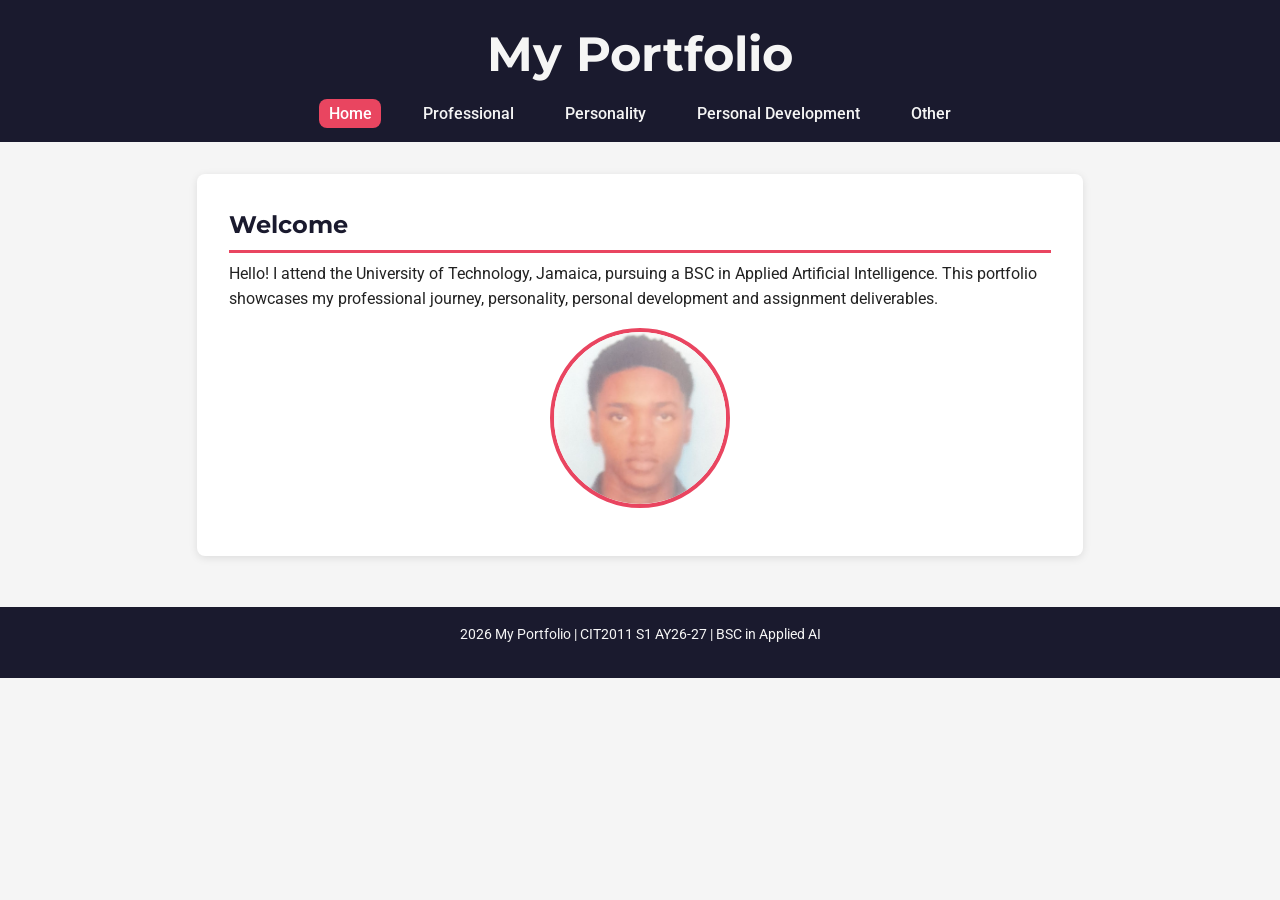
<file: Codes/index.html>
<!DOCTYPE html>
<html lang="en">
<head>
    <meta charset="UTF-8">
    <meta name="viewport" content="width=device-width, initial-scale=1.0">
    <title>Home | My Portfolio</title>
    <link rel="stylesheet" href="../style.css">
    <link href="https://fonts.googleapis.com/css2?family=Montserrat:wght@600;700&family=Roboto:wght@400;500&display=swap" rel="stylesheet">
</head>
<body>
<header>
    <h1>My Portfolio</h1>
    <nav>
        <ul>
            <li><a href="index.html" class="active">Home</a></li>
            <li><a href="professional.html">Professional</a></li>
            <li><a href="personality.html">Personality</a></li>
            <li><a href="development.html">Personal Development</a></li>
            <li><a href="other.html">Other</a></li>
        </ul>
    </nav>
</header>

<!--Home Page-->
<main class="container">
    <section class="card">
        <h2>Welcome</h2>
        <p>Hello! I attend the University of Technology, Jamaica, pursuing a BSC in Applied Artificial Intelligence. This portfolio showcases my professional journey, personality, personal development and assignment deliverables.</p>
       	<a href="mailto:canuli@utech.edu.jm">
	   <img src="../Assets/id_photo.jpeg" alt="My UTech student ID photo" class="id-photo">
	</a>
    </section>
</main>

<footer>
    <p>2026 My Portfolio | CIT2011 S1 AY26-27 | BSC in Applied AI</p>
</footer>

</body>
</html>
</file>
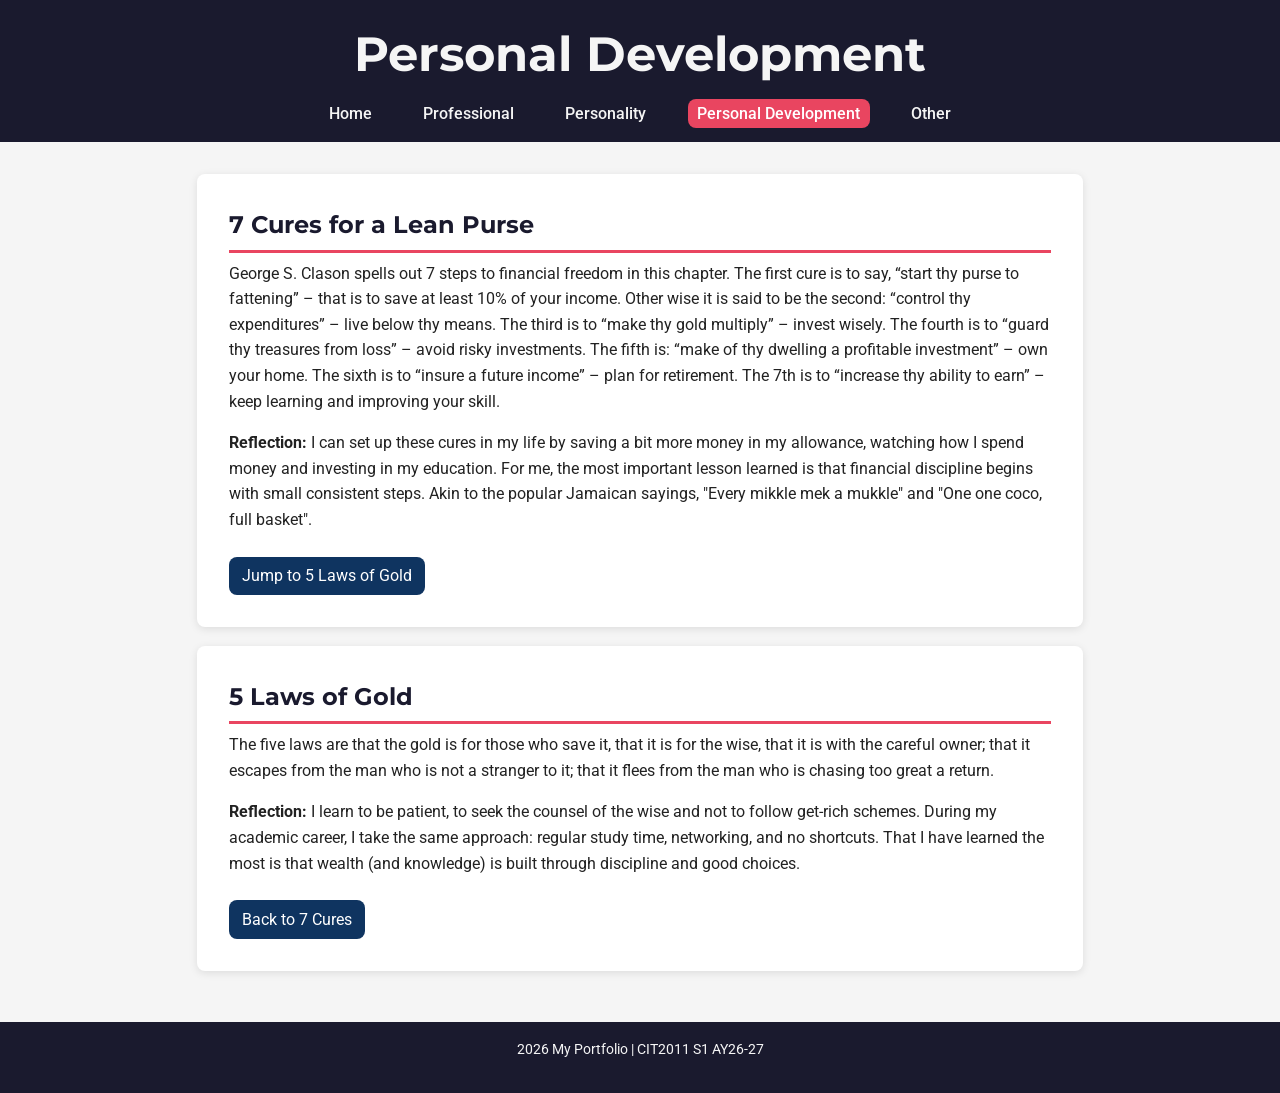
<file: Codes/development.html>
<!DOCTYPE html>
<html lang="en">
<head>
    <meta charset="UTF-8">
    <meta name="viewport" content="width=device-width, initial-scale=1.0">
    <title>Personal Development | My Portfolio</title>
    <link rel="stylesheet" href="../style.css">
    <link href="https://fonts.googleapis.com/css2?family=Montserrat:wght@600;700&family=Roboto:wght@400;500&display=swap" rel="stylesheet">
</head>
<body>
	
<header>
    <h1>Personal Development</h1>
    <nav>
        <ul>
            <li><a href="index.html">Home</a></li>
            <li><a href="professional.html">Professional</a></li>
            <li><a href="personality.html">Personality</a></li>
            <li><a href="development.html" class="active">Personal Development</a></li>
            <li><a href="other.html">Other</a></li>
        </ul>
    </nav>
</header>
	
<main class="container">

    <!-- 7 Cures for a Lean Purse -->
    <section class="card" id="cures">
        <h2>7 Cures for a Lean Purse</h2>
        <p>George S. Clason spells out 7 steps to financial freedom in this chapter. The first cure is to say, “start thy purse to 		   fattening” – that is to save at least 10% 	   of your income. Other wise it is said to be the second: “control thy expenditures” – live below thy means. The third is to “make thy gold multiply” – invest wisely. The fourth  	   is to “guard thy treasures from loss” – avoid risky investments. The fifth is: “make of thy dwelling a profitable investment” – own your home. The sixth is to “insure a future 	    income” – plan for retirement. The 7th is to “increase thy ability to earn” – keep learning and improving your skill.
	</p>
	<p>
	   <strong>Reflection:</strong> I can set up these cures in my life by saving a bit more money in my allowance, watching how I spend money and investing in my education. For me, the most important 	    lesson learned is that financial discipline begins with small consistent steps. Akin to the popular Jamaican sayings, "Every mikkle mek a mukkle" and "One one coco, full basket".
	</p>
        <a href="#gold" class="bookmark-link">Jump to 5 Laws of Gold</a>
    </section>

    <!-- 5 Laws of Gold -->
    <section class="card" id="gold">
        <h2>5 Laws of Gold</h2>
        <p>The five laws are that the gold is for those who save it, that it is for the wise, that it is with the careful owner; that it escapes from the man who is not a stranger to it; that it flees from the man who is chasing too great a return.</p>
        <p><strong>Reflection:</strong> I learn to be patient, to seek the counsel of the wise and not to follow get-rich schemes. During my academic career, I take the same approach: regular study time, networking, and no shortcuts. That I have learned the most is that wealth (and knowledge) is built through discipline and good choices.</p>
        <a href="#cures" class="bookmark-link">Back to 7 Cures</a>
    </section>
</main>

<footer>
    <p>2026 My Portfolio | CIT2011 S1 AY26-27</p>
</footer>

</body>
</html>
</file>
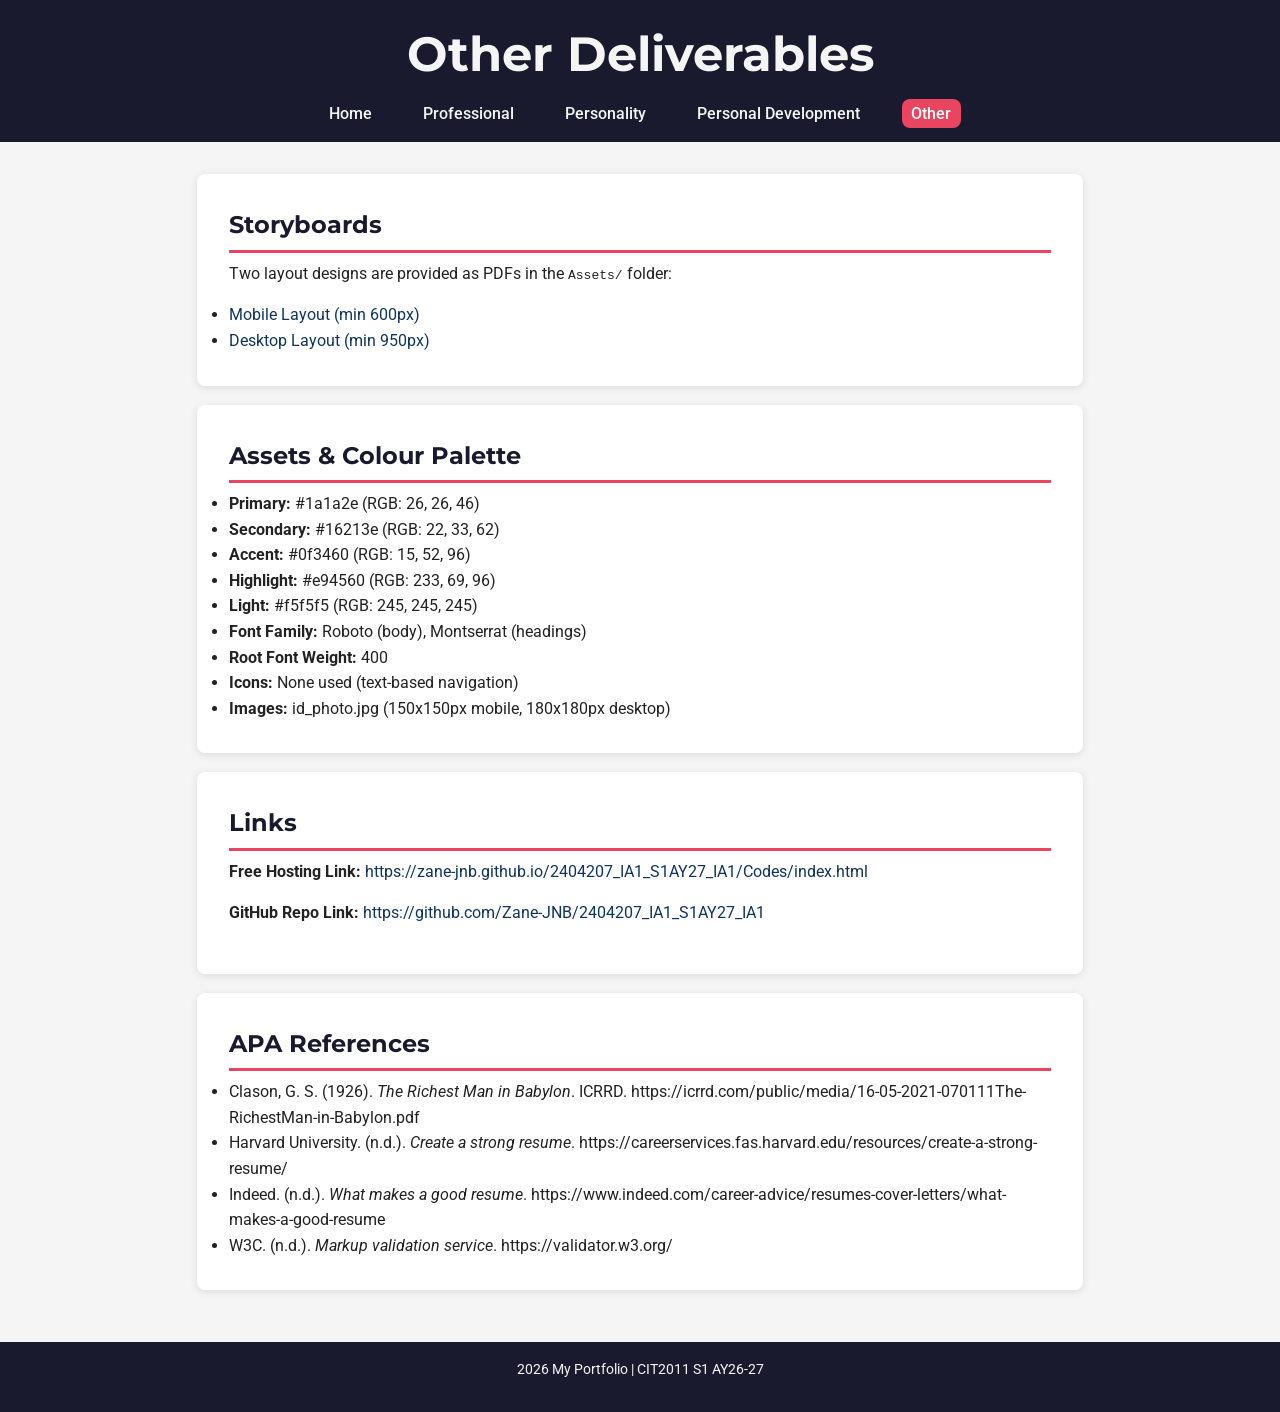
<file: Codes/other.html>
<!DOCTYPE html>
<html lang="en">
<head>
    <meta charset="UTF-8">
    <meta name="viewport" content="width=device-width, initial-scale=1.0">
    <title>Other | My Portfolio</title>
    <link rel="stylesheet" href="../style.css">
    <link href="https://fonts.googleapis.com/css2?family=Montserrat:wght@600;700&family=Roboto:wght@400;500&display=swap" rel="stylesheet">
</head>
<body>

<header>
    <h1>Other Deliverables</h1>
    <nav>
        <ul>
            <li><a href="index.html">Home</a></li>
            <li><a href="professional.html">Professional</a></li>
            <li><a href="personality.html">Personality</a></li>
            <li><a href="development.html">Personal Development</a></li>
            <li><a href="other.html" class="active">Other</a></li>
        </ul>
    </nav>
</header>

<main class="container">

    <!-- Storyboards -->
    <section class="card">
        <h2>Storyboards</h2>
        <p>Two layout designs are provided as PDFs in the <code>Assets/</code> folder:</p>
        <ul>
            <li><a href="../Assets/storyboard_mobile.pdf" target="_blank">Mobile Layout (min 600px)</a></li>
            <li><a href="../Assets/storyboard_desktop.pdf" target="_blank">Desktop Layout (min 950px)</a></li>
        </ul>
    </section>

    <!-- Assets & Colour Palette -->
    <section class="card">
        <h2>Assets & Colour Palette</h2>
        <ul>
            <li><strong>Primary:</strong> #1a1a2e (RGB: 26, 26, 46)</li>
            <li><strong>Secondary:</strong> #16213e (RGB: 22, 33, 62)</li>
            <li><strong>Accent:</strong> #0f3460 (RGB: 15, 52, 96)</li>
            <li><strong>Highlight:</strong> #e94560 (RGB: 233, 69, 96)</li>
            <li><strong>Light:</strong> #f5f5f5 (RGB: 245, 245, 245)</li>
            <li><strong>Font Family:</strong> Roboto (body), Montserrat (headings)</li>
            <li><strong>Root Font Weight:</strong> 400</li>
            <li><strong>Icons:</strong> None used (text‑based navigation)</li>
            <li><strong>Images:</strong> id_photo.jpg (150x150px mobile, 180x180px desktop)</li>
        </ul>
    </section>
    
    <!-- GitHub -->
    <section class="card">
        <h2>Links</h2>
        <p><strong>Free Hosting Link:</strong> <a href="https://zane-jnb.github.io/2404207_IA1_S1AY27_IA1/Codes/index.html" target="_blank">https://zane-jnb.github.io/2404207_IA1_S1AY27_IA1/Codes/index.html</a></p>
        <p><strong>GitHub Repo Link:</strong> <a href="https://github.com/Zane-JNB/2404207_IA1_S1AY27_IA1" target="_blank">https://github.com/Zane-JNB/2404207_IA1_S1AY27_IA1</a></p>
    </section>

    <!-- APA References -->
    <section class="card">
        <h2>APA References</h2>
        <ul>
            <li>Clason, G. S. (1926). <em>The Richest Man in Babylon</em>. ICRRD. https://icrrd.com/public/media/16-05-2021-070111The-RichestMan-in-Babylon.pdf</li>
            <li>Harvard University. (n.d.). <em>Create a strong resume</em>. https://careerservices.fas.harvard.edu/resources/create-a-strong-resume/</li>
            <li>Indeed. (n.d.). <em>What makes a good resume</em>. https://www.indeed.com/career-advice/resumes-cover-letters/what-makes-a-good-resume</li>
            <li>W3C. (n.d.). <em>Markup validation service</em>. https://validator.w3.org/</li>
        </ul>
    </section>
</main>

<footer>
    <p>2026 My Portfolio | CIT2011 S1 AY26-27</p>
</footer>

</body>
</html>
</file>
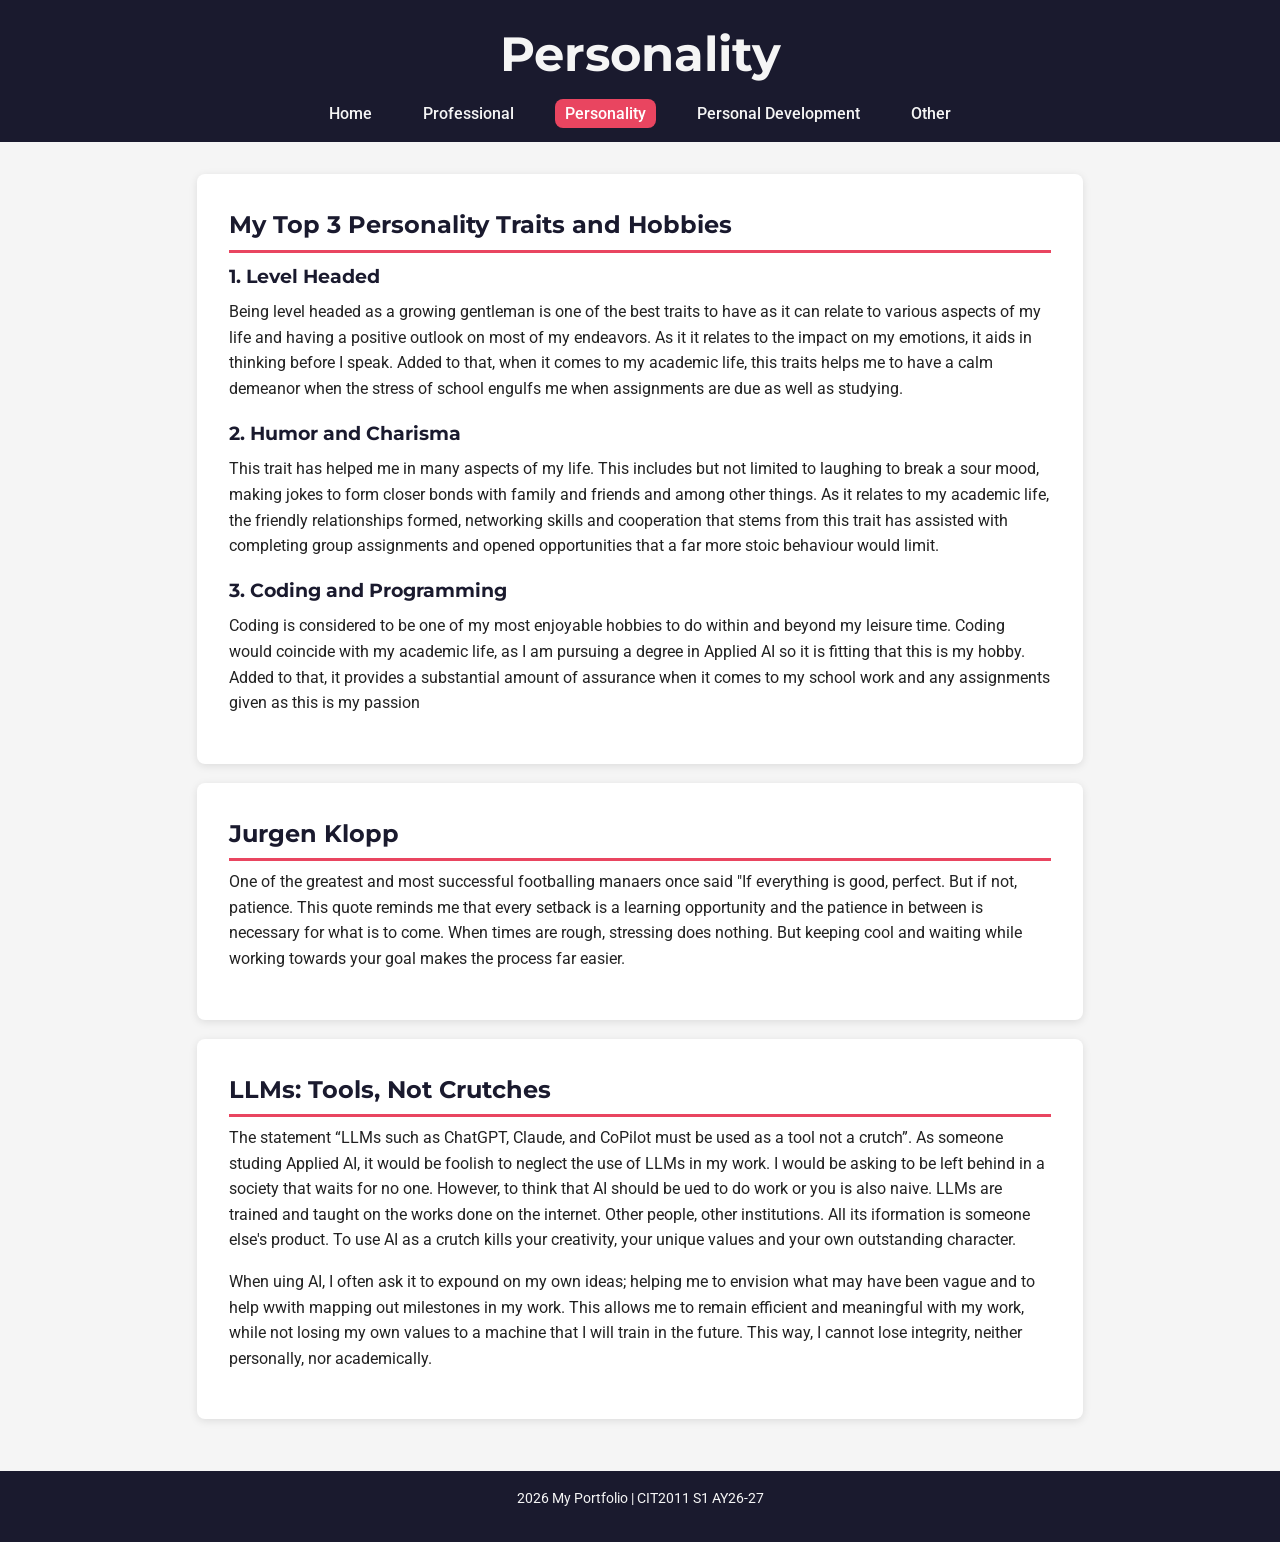
<file: Codes/personality.html>
<!DOCTYPE html>
<html lang="en">
<head>
    <meta charset="UTF-8">
    <meta name="viewport" content="width=device-width, initial-scale=1.0">
    <title>Personality | My Portfolio</title>
    <link rel="stylesheet" href="../style.css">
    <link href="https://fonts.googleapis.com/css2?family=Montserrat:wght@600;700&family=Roboto:wght@400;500&display=swap" rel="stylesheet">
</head>
<body>

<header>
    <h1>Personality</h1>
    <nav>
        <ul>
            <li><a href="index.html">Home</a></li>
            <li><a href="professional.html">Professional</a></li>
            <li><a href="personality.html" class="active">Personality</a></li>
            <li><a href="development.html">Personal Development</a></li>
            <li><a href="other.html">Other</a></li>
        </ul>
    </nav>
</header>

    
<main class="container">

    <section class="card">
        <h2>My Top 3 Personality Traits and Hobbies</h2>
        <h3>1. Level Headed</h3>
        <p>Being level headed as a growing gentleman is one of the best traits to have as it can relate to various aspects of my life and having a positive outlook on most of my endeavors. As it it relates to the impact on my emotions, it aids in thinking before I speak. Added to that, when it comes to my academic life, this traits helps me to have a calm demeanor when the stress of school engulfs me when assignments are due as well as studying.</p>

        <h3>2. Humor and Charisma </h3>
        <p>This trait has helped me in many aspects of my life. This includes but not limited to laughing to break a sour mood, making jokes to form closer bonds with family and friends and among other things. As it relates to my academic life, the friendly relationships formed, networking skills and cooperation that stems from this trait has assisted with completing group assignments and opened opportunities that a far more stoic behaviour would limit.</p>

        <h3>3. Coding and Programming </h3>
        <p>Coding is considered to be one of my most enjoyable hobbies to do within and beyond my leisure time. Coding would coincide with my academic life, as I am pursuing a degree in Applied AI so it is fitting that this is my hobby. Added to that, it provides a substantial amount of assurance when it comes to my school work and any assignments given as this is my passion</p>
    </section>

    <section class="card">
        <h2>Jurgen Klopp</h2>
        <p>One of the greatest and most successful footballing manaers once said "If everything is good, perfect. But if not, patience. This quote reminds me that every setback is a learning opportunity and the patience in between is necessary for what is to come. When times are rough, stressing does nothing. But keeping cool and waiting while working towards your goal makes the process far easier.</p>
    </section>

    <section class="card">
        <h2>LLMs: Tools, Not Crutches</h2>
        <p>The statement “LLMs such as ChatGPT, Claude, and CoPilot must be used as a tool not a crutch”. As someone studing Applied AI, it would be foolish to neglect the use of LLMs in my work. I would be asking to be left behind in a society that waits for no one. However, to think that AI should be ued to do work or you is also naive. LLMs are trained and taught on the works done on the internet. Other people, other institutions. All its iformation is someone else's product. To use AI as a crutch kills your creativity, your unique values and your own outstanding character.</p>
        <p>When uing AI, I often ask it to expound on my own ideas; helping me to envision what may have been vague and to help wwith mapping out milestones in my work. This allows me to remain efficient and meaningful with my work, while not losing my own values to a machine that I will train in the future. This way, I cannot lose integrity, neither personally, nor academically. </p>
          </section>
</main>

<footer>
    <p>2026 My Portfolio | CIT2011 S1 AY26-27</p>
</footer>

</body>
</html>
</file>
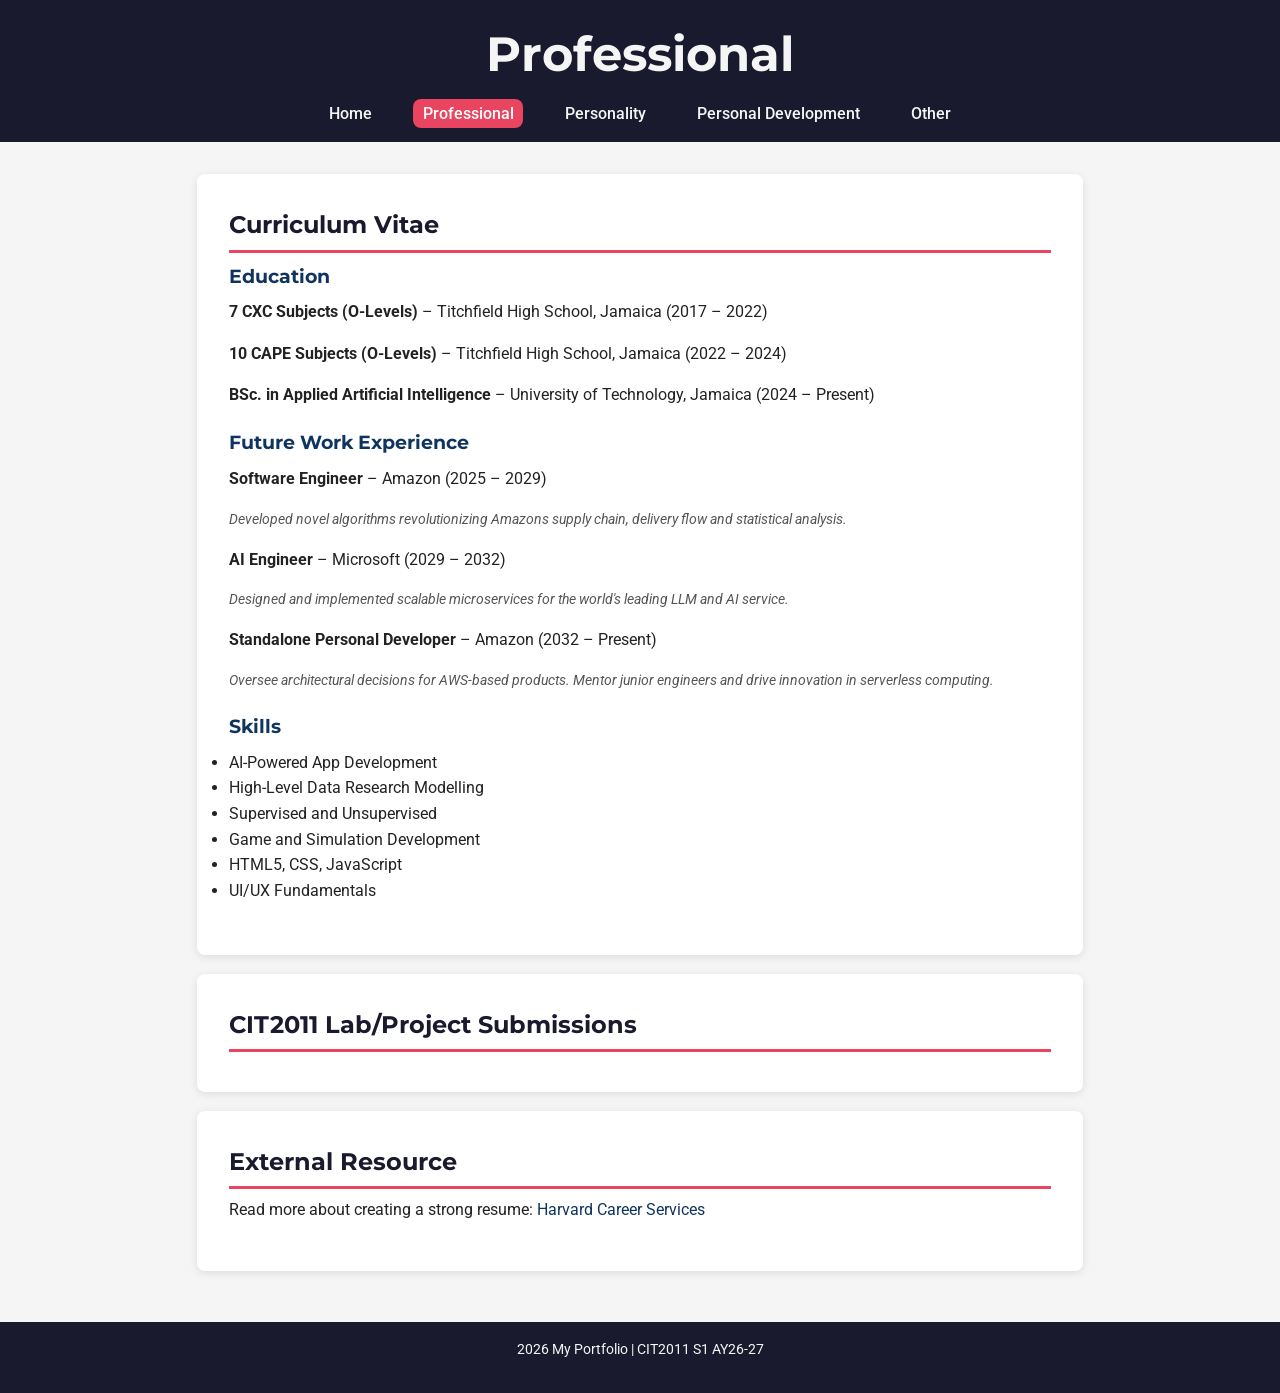
<file: Codes/professional.html>
<!DOCTYPE html>
<html lang="en">
<head>
    <meta charset="UTF-8">
    <meta name="viewport" content="width=device-width, initial-scale=1.0">
    <title>Professional | My Portfolio</title>
    <link rel="stylesheet" href="../style.css">
    <link href="https://fonts.googleapis.com/css2?family=Montserrat:wght@600;700&family=Roboto:wght@400;500&display=swap" rel="stylesheet">
</head>
<body>

<header>
    <h1>Professional</h1>
    <nav>
        <ul>
            <li><a href="index.html">Home</a></li>
            <li><a href="professional.html" class="active">Professional</a></li>
            <li><a href="personality.html">Personality</a></li>
            <li><a href="development.html">Personal Development</a></li>
            <li><a href="other.html">Other</a></li>
        </ul>
    </nav>
</header>

<main class="container">
    <section class="card">
        <h2>Curriculum Vitae</h2>

        <div class="resume-item">
            <h3>Education</h3>
	    	<p><strong>7 CXC Subjects (O-Levels)</strong> – Titchfield High School, Jamaica (2017 – 2022)</p>
	    	<p><strong>10 CAPE Subjects (O-Levels)</strong> – Titchfield High School, Jamaica (2022 – 2024)</p>
            <p><strong>BSc. in Applied Artificial Intelligence </strong> – University of Technology, Jamaica (2024 – Present)</p>
        </div>

        <div class="resume-item">
            <h3>Future Work Experience</h3>
            <p><strong>Software Engineer</strong> – Amazon (2025 – 2029)</p>
            <p class="meta">Developed novel algorithms revolutionizing Amazons supply chain, delivery flow and statistical analysis.</p>

            <p><strong>AI Engineer</strong> – Microsoft (2029 – 2032)</p>
            <p class="meta">Designed and implemented scalable microservices for the world's leading LLM and AI service.</p>

            <p><strong>Standalone Personal Developer</strong> – Amazon (2032 – Present)</p>
            <p class="meta">Oversee architectural decisions for AWS‑based products. Mentor junior engineers and drive innovation in serverless computing.</p>
        </div>

        <div class="resume-item">
            <h3>Skills</h3>
            <ul>
		<li>AI-Powered App Development</li>
                <li>High-Level Data Research Modelling</li>
		<li>Supervised and Unsupervised</li>
                <li>Game and Simulation Development</li>
                <li>HTML5, CSS, JavaScript</li>
                <li>UI/UX Fundamentals</li>
            </ul>
        </div>
    </section>

    <!-- Project Submissions -->
    <section class="card">
        <h2>CIT2011 Lab/Project Submissions</h2>
        
    </section>

    <section class="card">
        <h2>External Resource</h2>
        <p>Read more about creating a strong resume: 
            <a href="https://careerservices.fas.harvard.edu/resources/create-a-strong-resume/" target="_blank">Harvard Career Services</a>
        </p>
    </section>
</main>

<footer>
    <p> 2026 My Portfolio | CIT2011 S1 AY26-27</p>
</footer>

</body>
</html>
</file>
<file: style.css>
/* Colour scheme & Typography */
:root {
    --primary: #1a1a2e;
    --secondary: #16213e;
    --accent: #0f3460;
    --highlight: #e94560;
    --light: #f5f5f5;
    --text: #222222;
    --font-main: 'Roboto', sans-serif;
    --font-heading: 'Montserrat', sans-serif;
    --radius: 8px;
    --shadow: 0 2px 8px rgba(0, 0, 0, 0.1);
    --max-width: 950px;
}

* {
    margin: 0;
    padding: 0;
    box-sizing: border-box;
}

body {
    font-family: var(--font-main);
    background-color: var(--light);
    color: var(--text);
    line-height: 1.6;
    font-weight: 400;
}

/* Typography */
h1, h2, h3 {
    font-family: var(--font-heading);
    color: var(--primary);
    margin-bottom: 0.5rem;
}

h1 { font-size: 2rem; }
h2 { font-size: 1.5rem; border-bottom: 3px solid var(--highlight); padding-bottom: 0.3rem; }
h3 { font-size: 1.2rem; }

p { margin-bottom: 1rem; }

a {
    color: var(--accent);
    text-decoration: none;
}
a:hover {
    color: var(--highlight);
    text-decoration: underline;
}

/* ============================================================
   LAYOUT CONTAINER
   ============================================================ */
.container {
    max-width: var(--max-width);
    margin: 0 auto;
    padding: 1rem;
}

/* ============================================================
   HEADER & NAVIGATION
   ============================================================ */
header {
    background-color: var(--primary);
    color: var(--light);
    padding: 1rem;
    text-align: center;
}

header h1 {
    color: var(--light);
    margin-bottom: 0.5rem;
}

nav ul {
    list-style: none;
    display: flex;
    flex-wrap: wrap;
    justify-content: center;
    gap: 1rem;
}

nav a {
    color: var(--light);
    font-weight: 500;
    padding: 0.3rem 0.6rem;
    border-radius: var(--radius);
    transition: background 0.3s;
}

nav a:hover,
nav a.active {
    background-color: var(--highlight);
    color: #fff;
    text-decoration: none;
}

main {
    padding: 1.5rem 1rem;
}

section {
    margin-bottom: 2rem;
}

/* ID Photo */
.id-photo {
    display: block;
    width: 150px;
    height: 150px;
    object-fit: cover;
    border-radius: 50%;
    border: 4px solid var(--highlight);
    margin: 1rem auto;
    cursor: pointer;
    transition: transform 0.3s;
}

.id-photo:hover {
    transform: scale(1.15);
}

/* Content Blocks */
.card {
    background: #fff;
    border-radius: var(--radius);
    box-shadow: var(--shadow);
    padding: 1.2rem;
    margin-bottom: 1.2rem;
}

/* Resume Styles */

.resume-item {
    margin-bottom: 1.2rem;
}
.resume-item h3 {
    color: var(--accent);
}
.resume-item .meta {
    font-style: italic;
    font-size: 0.9rem;
    color: #555;
}

/* Projects */
.project-list {
    list-style: square inside;
    padding-left: 1rem;
}
.project-list li {
    margin-bottom: 0.5rem;
}

/* Bookmark */
.bookmark-link {
    display: inline-block;
    background: var(--accent);
    color: #fff;
    padding: 0.4rem 0.8rem;
    border-radius: var(--radius);
    margin-top: 0.5rem;
}
.bookmark-link:hover {
    background: var(--highlight);
    color: #fff;
}

footer {
    background-color: var(--primary);
    color: var(--light);
    text-align: center;
    padding: 1rem;
    font-size: 0.9rem;
}

/* Mobile and desktop layouts rspectively */
@media (min-width: 600px) {
    .container {
        padding: 1.5rem;
    }
    h1 { font-size: 2.5rem; }
    nav ul { gap: 2rem; }
}

@media (min-width: 950px) {
    .container {
        padding: 2rem;
    }
    h1 { font-size: 3rem; }
    .card {
        padding: 2rem;
    }
    .id-photo {
        width: 180px;
        height: 180px;
    }
}
</file>
